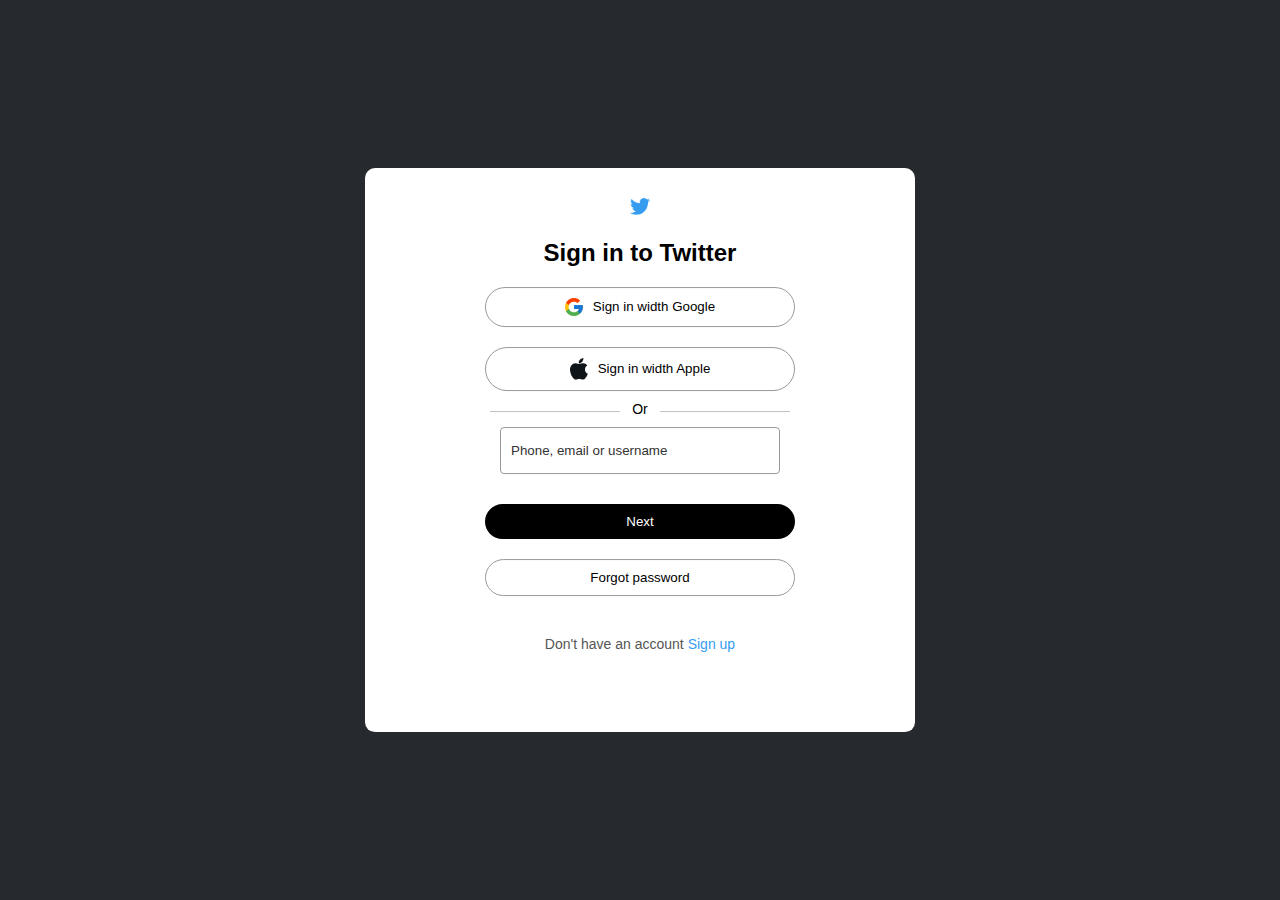
<file: Tw/index.html>
<!DOCTYPE html>
<html lang="en">
<head>
    <meta charset="UTF-8">
    <meta http-equiv="X-UA-Compatible" content="IE=edge">
    <meta name="viewport" content="width=device-width, initial-scale=1.0">
    <title>Document</title>
    <link rel="stylesheet" href="style.css">
</head>
<body>
    <div class="login-box">
        <img src="./images/logo.png" class="logo">
        <h2>Sign in to Twitter</h2>
        <button><img src="./images/google.png" alt=""> Sign in width Google</button>
        <button><img src="./images/apple.png" alt=""> Sign in width Apple</button>
        <hr>
        <span>Or</span>
        <form>
            <input type="text" placeholder="Phone, email or username">
            <button>Next</button>
        </form>
        <button>Forgot password</button>
        <p>Don't have an account <a href="./dex.html">Sign up</a></p>
    </div>
</body>
</html>
</file>
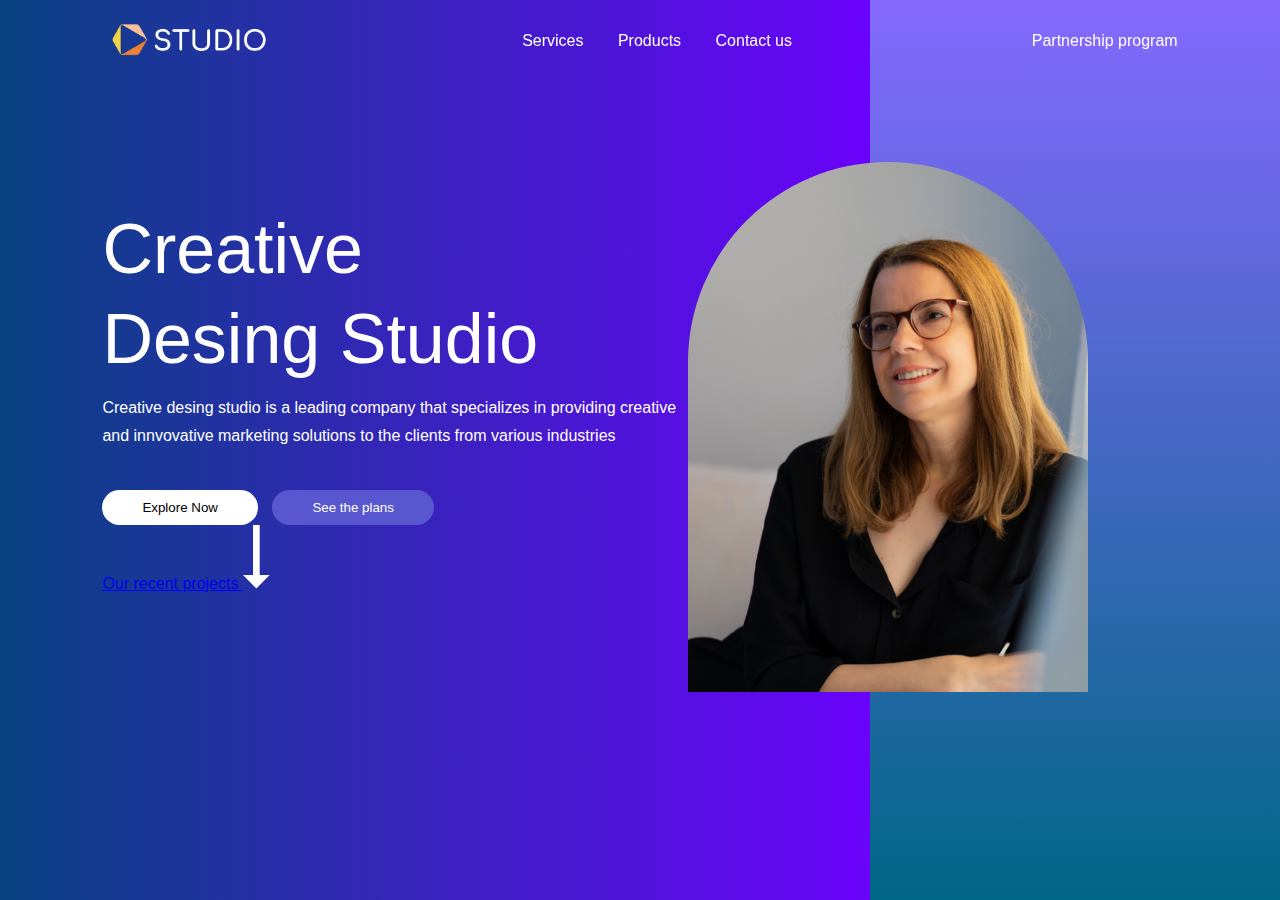
<file: Wt/index.html>
<!DOCTYPE html>
<html lang="en">
<head>
    <meta charset="UTF-8">
    <meta http-equiv="X-UA-Compatible" content="IE=edge">
    <meta name="viewport" content="width=device-width, initial-scale=1.0">
    <title>Document</title>
    <link rel="stylesheet" href="style.css">
</head>
<body>
    <div class="hero">
        <nav>
            <img src="./images/logo.png">
            <ul>
                <li><a href="./servi.html">Services</a></li>
                <li><a href="./product.html">Products</a></li>
                <li><a href="./contact">Contact us</a></li>
            </ul>
            <a href="./partner.html">Partnership program</a>
        </nav>
        <div class="text-box">
            <h1>Creative <br> Desing Studio</h1>
            <p>Creative desing studio is a leading company that specializes in providing creative and innvovative marketing solutions to the clients from various industries</p>
            <button>Explore Now</button>
            <button>See the plans</button>
        </div>
        <img src="./images/image.png" class="feature-img">
        <div class="sidebar"></div>
        <a href="#">Our recent projects <img src="./images/arrow.png"></a>
    </div>
</body>
</html>
</file>
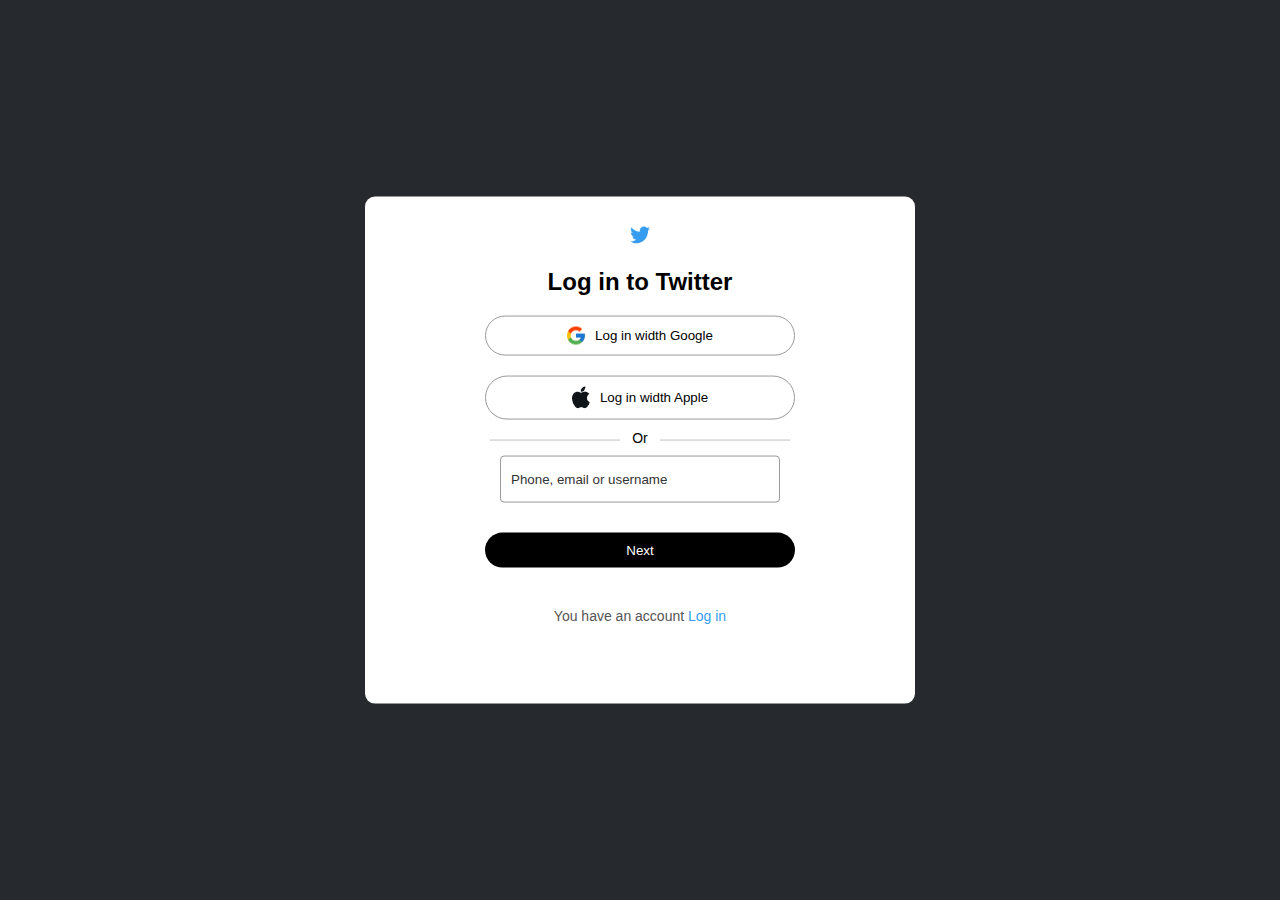
<file: Tw/dex.html>
<!DOCTYPE html>
<html lang="en">
<head>
    <meta charset="UTF-8">
    <meta http-equiv="X-UA-Compatible" content="IE=edge">
    <meta name="viewport" content="width=device-width, initial-scale=1.0">
    <title>Document</title>
    <link rel="stylesheet" href="style.css">
</head>
<body>
    <div class="login-box">
        <img src="./images/logo.png" class="logo">
        <h2>Log in to Twitter</h2>
        <button><img src="./images/google.png" alt=""> Log in width Google</button>
        <button><img src="./images/apple.png" alt=""> Log in width Apple</button>
        <hr>
        <span>Or</span>
        <form>
            <input type="text" placeholder="Phone, email or username">
            <button>Next</button>
        </form>
        <p>You have an account <a href="./index.html">Log in</a></p>
    </div>
</body>
</html>
</file>
<file: Tw/style.css>
*{
    margin: 0;
    padding: 0;
    font-family: "Poppins", sans-serif;
    box-sizing: border-box;
}
body{
    background: #262a2f;
}
.login-box{
    background: #fff;
padding: 30px 120px;
width: 550px;
position: absolute;
top: 50%;
left: 50%;
transform: translate(-50%,-50%);
text-align: center;
border-radius: 10px;
}
.logo{
    width: 20px;
    margin-bottom: 20px;
}
.login-box h2{
    margin-bottom: 20px;
}
.login-box button img{
    width: 18px;
    margin-right: 10px;
}
.login-box button{
    width: 100%;
    padding: 10px 0;
    display: flex;
    align-items: center;
    justify-content: center;
    margin: 20px 0;
    border-radius: 30px;
    background: transparent;
    border: 1px solid #999;
    font-weight: 500;
    cursor: pointer;

}
.login-box hr{
    border: 0;
    height: 1px;
    background: #c1c1c1;
    margin: 5px;
}
.login-box span{
    display: block;
    width: 40px;
    margin: auto;
    background: #fff;
    font-size: 14px;
    margin-top: -16px;
}
.login-box input{
    width: 280px;
    background: transparent;
    border: 1px solid #999;
    outline: 0;
    padding: 15px 10px;
    border-radius: 4px;
    margin: 10px 0;
}
::placeholder{
    font-weight: 500;
    color: #333;
}
.login-box form button{
    background: #000;
    color: #fff;
    border: 0;
    margin-bottom: 15px;
}
.login-box p{
    text-align: 50%;
    font-size: 14px;
    color: #555;
    margin: 40px 0 50px;
}
.login-box p a{
    text-decoration:none ;
    color: #359cf0;
}
</file>
<file: Wt/style.css>
*{
    margin: 0;
    padding: 0;
    font-family: "Poppins",sans-serif;
    box-sizing: border-box;
}
.hero{
    width: 100%;
    min-height: 100vh;
    background: linear-gradient(to right,#094282,#6d00ff 70%,#6d00ff 70%);
    color: #fff;
    padding: 10px 8%;
    position: relative;
}
nav{
    position: fixed;
    top: 0;
    left: 0;
    width: 100%;
    padding: 15px 8%;
    display: flex;
    align-items: center;
    z-index: 10;
}
nav img{
    width: 180px;

}
nav ul{
   flex: 1; 
   text-align: center;
}
nav ul li{
    list-style: none;
    display: inline-block;
    padding: 5px 15px;
}
nav a{
    text-decoration: none;
    color: #fff;
}
.text-box{
    margin-top: 18%;
    max-width: 600px;
}
.text-box h1{
    font-size: 70px;
    line-height: 90px;
    font-weight: 500;
    margin-bottom: 10px;
}
.text-box p{
    line-height: 28px;
}
.text-box button{
    padding: 10px 40px;
    background: #fff;
    border: 0;
    outline: 0;
    margin-top: 40px;
    margin-right: 10px;
    border-radius: 50px;
    font-weight: 500;
    cursor: pointer;
}
.text-box button:last-child{
    background: #5957cf;
    color: #fff;
}
.feature-img{
    width: 400px;
    position: absolute;
    right: 15%;
    top: 18%;
    z-index: 2;
    border-top-right-radius:200px ;
    border-top-left-radius:200px ;
}
.sidebar{
    position: absolute;
    top: 0;
    right: 0;
    width: 32%;
    height: 100%;
    background: linear-gradient(#8569ff,#006786);
    z-index: 1;
    display: flex;
    align-items: center;
    justify-content: flex-end;
}
.sidebar a {
    color: #fff;
    text-decoration: none;
    display: flex;
    align-items: center;
    font-size: 18px;
    transform: rotate(90deg);
}
.sidebar a img{
    height: 30px;
    margin-left: 20px;
    transform: rotate(90deg);
}
</file>
